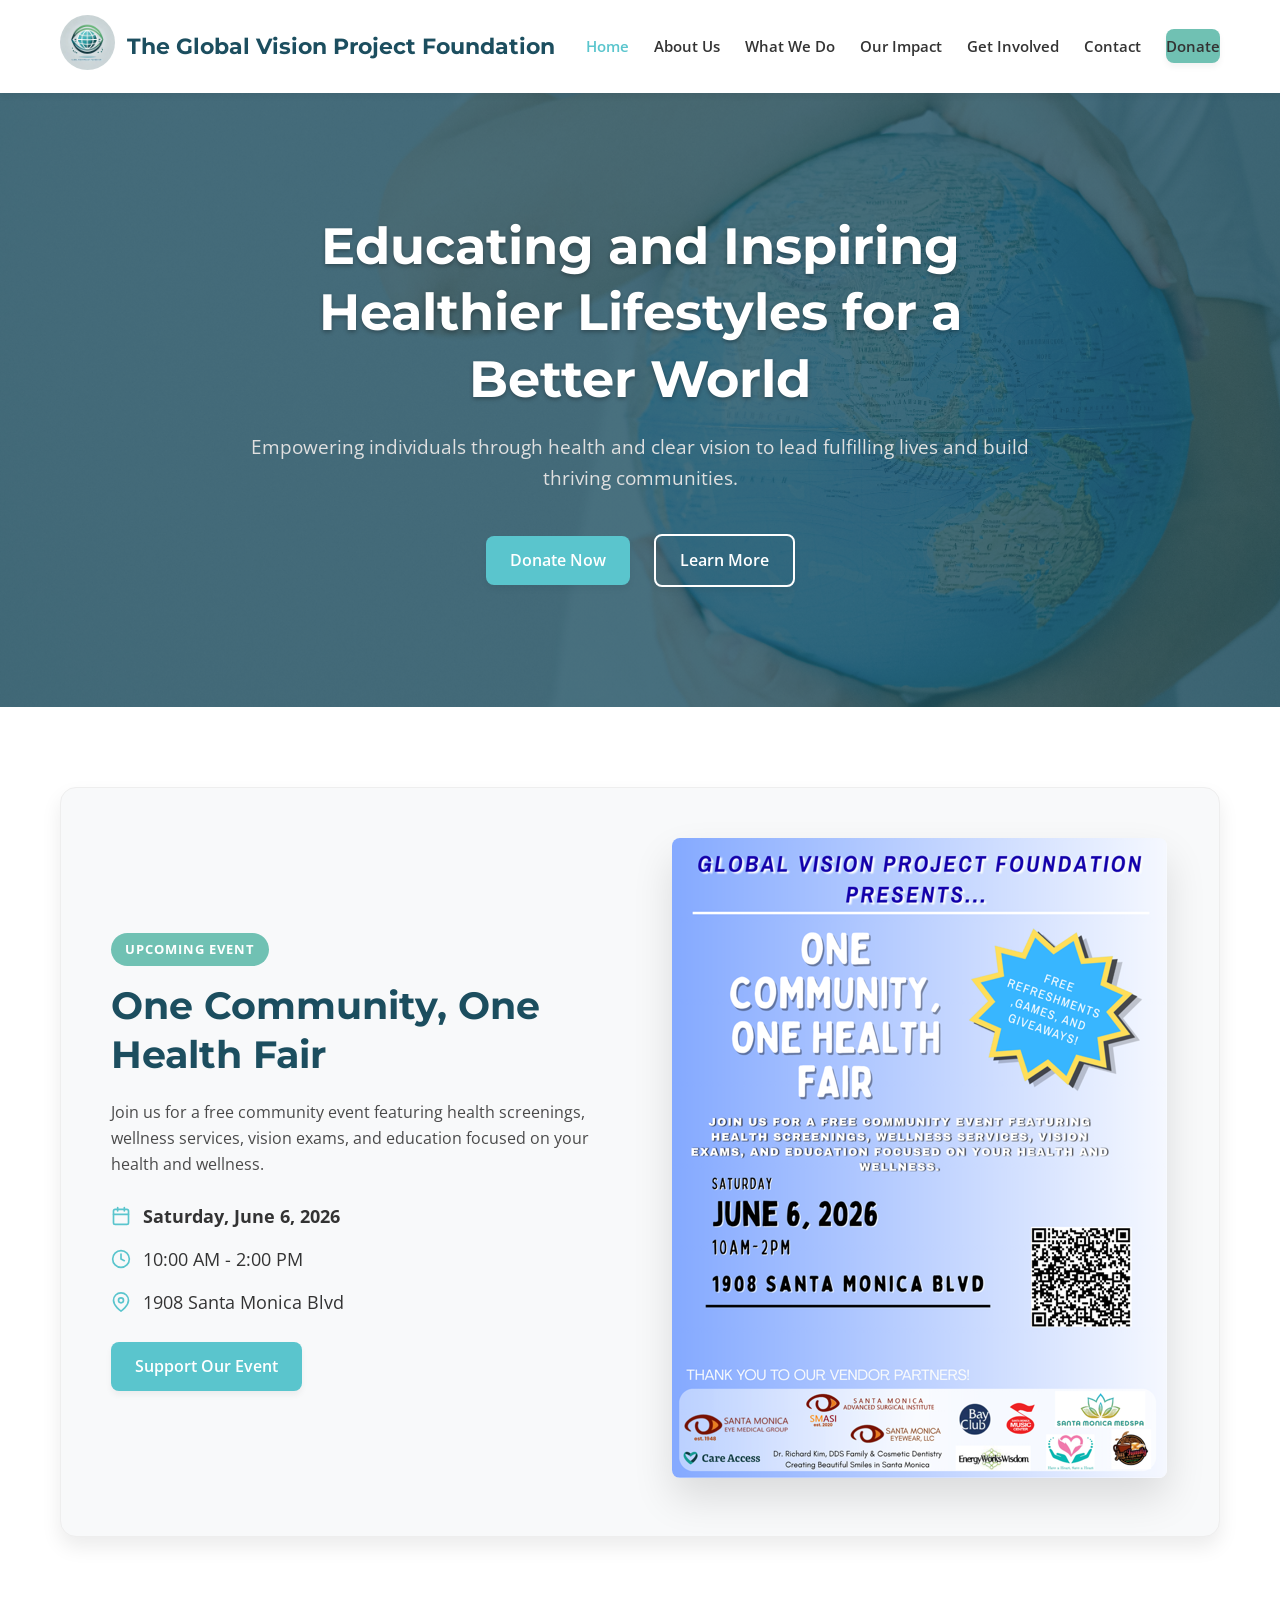
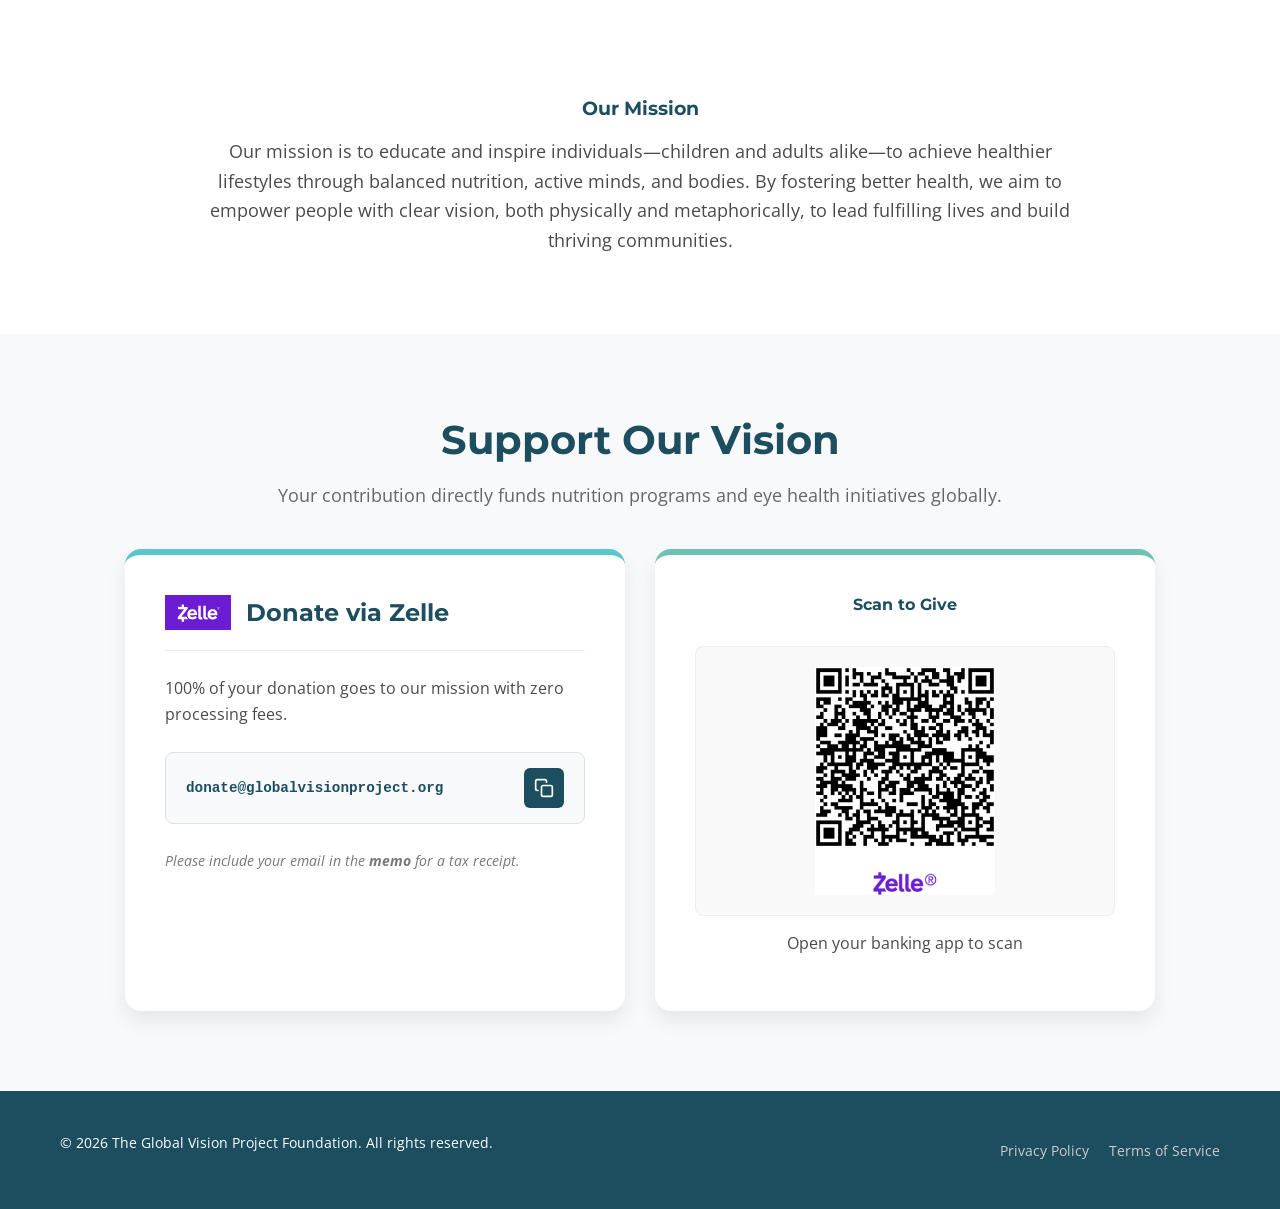
<file: index.html>
<!DOCTYPE html>
<html lang="en">
<head>
    <meta charset="UTF-8">
    <meta name="viewport" content="width=device-width, initial-scale=1.0">
    <title>The Global Vision Project Foundation</title>
    <link rel="stylesheet" href="style.css">
    <link rel="preconnect" href="https://fonts.googleapis.com">
    <link rel="preconnect" href="https://fonts.gstatic.com" crossorigin>
    <link href="https://fonts.googleapis.com/css2?family=Montserrat:wght@400;700&family=Open+Sans:wght@400;600&display=swap" rel="stylesheet">
</head>
<body>
    <header class="main-header">
        <div class="container">
            <div class="logo">
                <a href="index.html">
                    <img src="images/image_38b0fc.jpg" alt="Global Vision Project Foundation Logo">
                </a>
                <h1>The Global Vision Project Foundation</h1>
            </div>
            <nav class="main-nav">
                <ul>
                    <li><a href="index.html" class="active">Home</a></li>
                    <li><a href="about.html">About Us</a></li>
                    <li><a href="what-we-do.html">What We Do</a></li>
                    <li><a href="our-impact.html">Our Impact</a></li>
                    <li><a href="get-involved.html">Get Involved</a></li>
                    <li><a href="#contact">Contact</a></li>
                    <li><a href="#donate" class="btn btn-donate">Donate</a></li>
                </ul>
            </nav>
        </div>
    </header>

    <section class="hero-section">
        <div class="container">
            <div class="hero-content">
                <h2>Educating and Inspiring Healthier Lifestyles for a Better World</h2>
                <p>Empowering individuals through health and clear vision to lead fulfilling lives and build thriving communities.</p>
                <div class="hero-buttons">
                    <a href="#donate" class="btn btn-primary">Donate Now</a>
                    <a href="about.html" class="btn btn-secondary">Learn More</a>
                </div>
            </div>
        </div>
    </section>

    <!-- NEW FEATURED EVENT SECTION -->
    <section id="featured-event" class="section-event">
        <div class="container">
            <div class="event-container">
                <div class="event-text">
                    <span class="badge">Upcoming Event</span>
                    <h2>One Community, One Health Fair</h2>
                    <p>Join us for a free community event featuring health screenings, wellness services, vision exams, and education focused on your health and wellness.</p>
                    <ul class="event-details">
                        <li>
                            <svg width="20" height="20" viewBox="0 0 24 24" fill="none" stroke="currentColor" stroke-width="2" stroke-linecap="round" stroke-linejoin="round"><rect x="3" y="4" width="18" height="18" rx="2" ry="2"></rect><line x1="16" y1="2" x2="16" y2="6"></line><line x1="8" y1="2" x2="8" y2="6"></line><line x1="3" y1="10" x2="21" y2="10"></line></svg>
                            <strong>Saturday, June 6, 2026</strong>
                        </li>
                        <li>
                            <svg width="20" height="20" viewBox="0 0 24 24" fill="none" stroke="currentColor" stroke-width="2" stroke-linecap="round" stroke-linejoin="round"><circle cx="12" cy="12" r="10"></circle><polyline points="12 6 12 12 16 14"></polyline></svg>
                            10:00 AM - 2:00 PM
                        </li>
                        <li>
                            <svg width="20" height="20" viewBox="0 0 24 24" fill="none" stroke="currentColor" stroke-width="2" stroke-linecap="round" stroke-linejoin="round"><path d="M21 10c0 7-9 13-9 13s-9-6-9-13a9 9 0 0 1 18 0z"></path><circle cx="12" cy="10" r="3"></circle></svg>
                            1908 Santa Monica Blvd
                        </li>
                    </ul>
                    <a href="#donate" class="btn btn-primary">Support Our Event</a>
                </div>
                <div class="event-image">
                    <img src="images/GVP-Flyer Handout-V1.png" alt="One Community, One Health Fair Flyer" class="flyer-img">
                </div>
            </div>
        </div>
    </section>

    <section id="mission" class="section-mission">
        <div class="container">
            <h3>Our Mission</h3>
            <p>Our mission is to educate and inspire individuals—children and adults alike—to achieve healthier lifestyles through balanced nutrition, active minds, and bodies. By fostering better health, we aim to empower people with clear vision, both physically and metaphorically, to lead fulfilling lives and build thriving communities.</p>
        </div>
    </section>

    <section id="donate" class="section-content section-alt-bg">
        <div class="container">
            <h2 class="section-title">Support Our Vision</h2>
            <p class="section-subtitle">Your contribution directly funds nutrition programs and eye health initiatives globally.</p>
            
            <div class="donation-grid">
                <div class="donation-card main-card">
                    <div class="card-header">
                        <div class="zelle-logo-wrapper">
                            <img src="images/zelle-logo.svg" alt="Zelle Logo" class="zelle-logo-img">
                        </div>
                        <h3>Donate via Zelle</h3>
                    </div>
                    <p>100% of your donation goes to our mission with zero processing fees.</p>
                    
                    <div class="copy-box">
                        <span id="zelle-id">donate@globalvisionproject.org</span>
                        <button class="copy-trigger" onclick="copyZelle()" title="Copy Email">
                            <svg width="20" height="20" viewBox="0 0 24 24" fill="none" stroke="currentColor" stroke-width="2" stroke-linecap="round" stroke-linejoin="round"><rect x="9" y="9" width="13" height="13" rx="2" ry="2"></rect><path d="M5 15H4a2 2 0 0 1-2-2V4a2 2 0 0 1 2-2h9a2 2 0 0 1 2 2v1"></path></svg>
                        </button>
                    </div>
                    <p class="memo-note">Please include your email in the <strong>memo</strong> for a tax receipt.</p>
                </div>

    <div class="donation-card qr-card" style="flex: 1; min-width: 250px; display: flex; flex-direction: column; align-items: center; justify-content: center; text-align: center;">
        <h4 style="margin-bottom: 15px;">Scan to Give</h4>
        <div class="qr-frame" style="display: flex; justify-content: center; align-items: center; width: 100%;">
            <img src="images/zelle-qr.png" alt="Zelle QR Code" style="max-width: 180px; height: auto; display: block;">
        </div>
        <p class="small-text" style="margin-top: 15px;">Open your banking app to scan</p>
    </div>
</div>
    </section>

    <footer class="main-footer">
        <div class="container">
            <p>&copy; <span id="current-year"></span> The Global Vision Project Foundation. All rights reserved.</p>
            <nav class="footer-nav">
                <ul>
                    <li><a href="#">Privacy Policy</a></li>
                    <li><a href="#">Terms of Service</a></li>
                </ul>
            </nav>
        </div>
    </footer>

    <script>
        function copyZelle() {
            const email = document.getElementById('zelle-id').innerText;
            navigator.clipboard.writeText(email).then(() => {
                const btn = document.querySelector('.copy-trigger');
                const originalHTML = btn.innerHTML;
                
                // Visual feedback
                btn.innerHTML = '✓';
                btn.style.background = '#28a745';
                
                setTimeout(() => {
                    btn.innerHTML = originalHTML;
                    btn.style.background = 'var(--color-primary)';
                }, 2000);
            });
        }

        document.getElementById('current-year').textContent = new Date().getFullYear();
    </script>
</body>
</html>
</file>
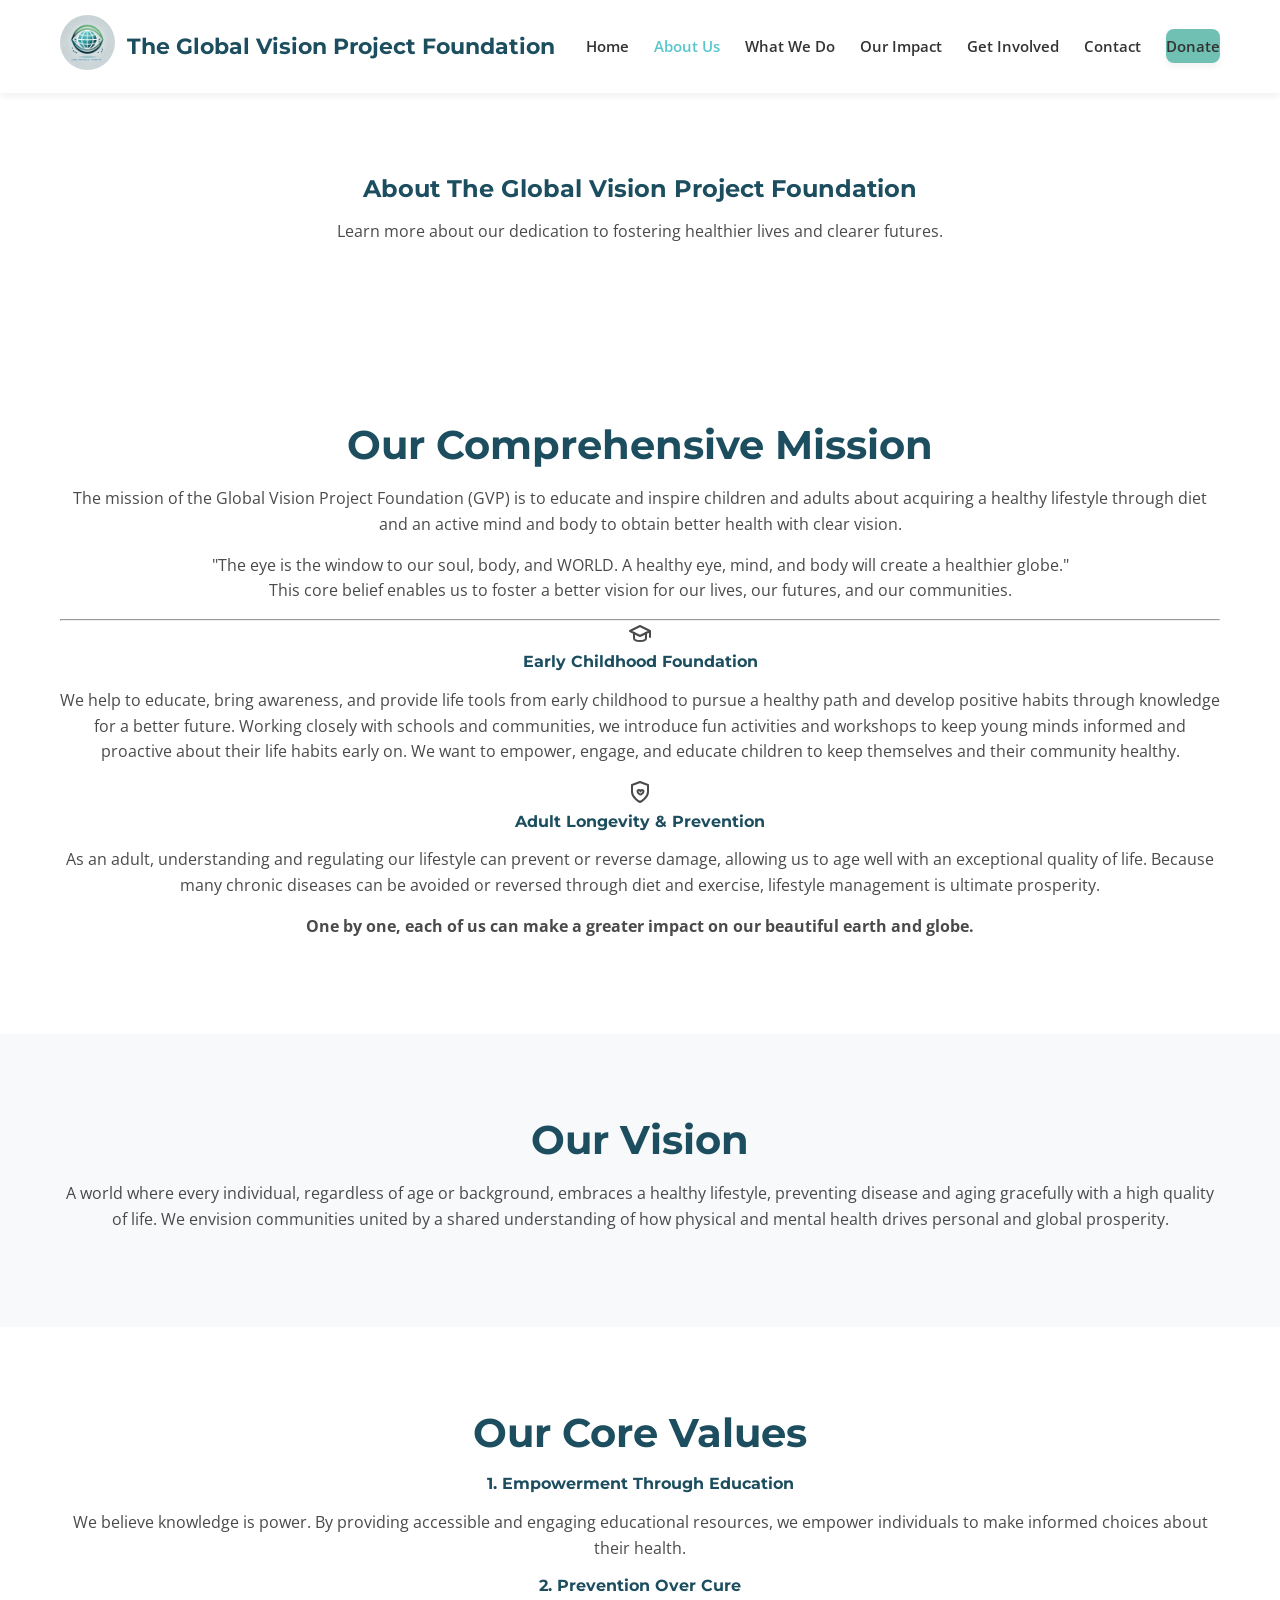
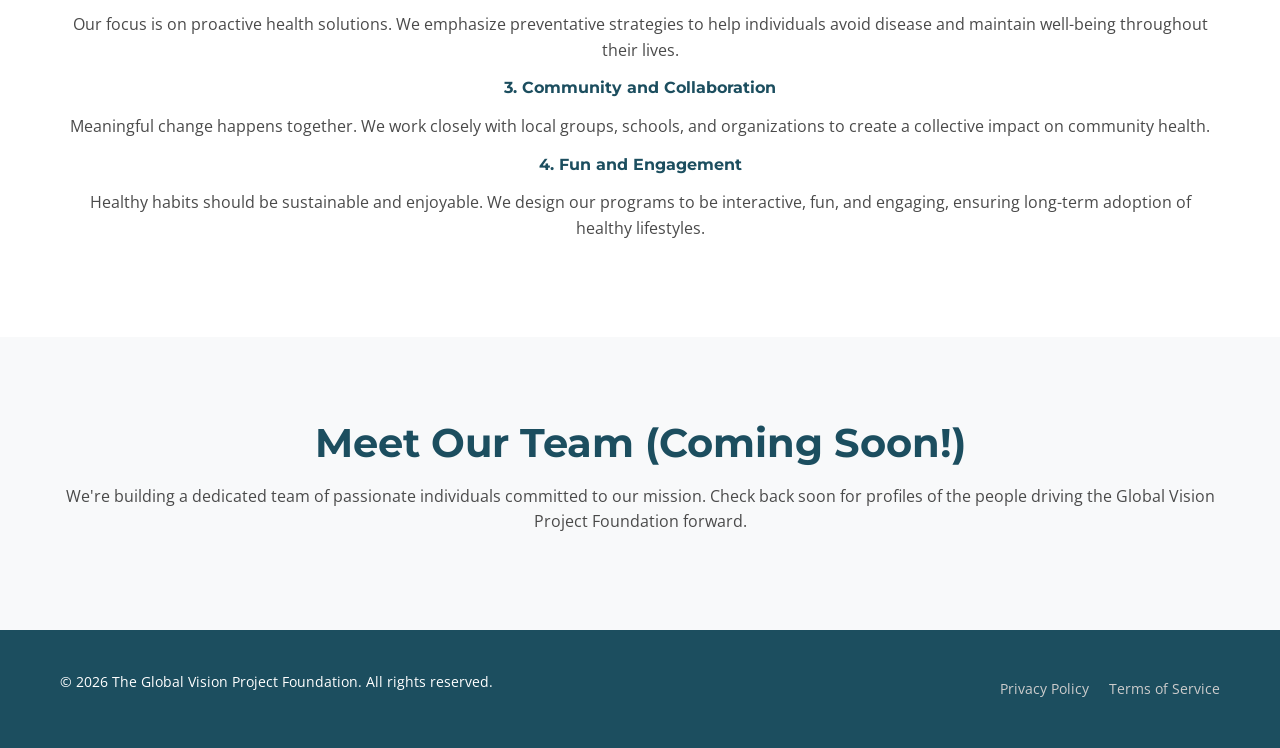
<file: about.html>
<!DOCTYPE html>
<html lang="en">
<head>
    <meta charset="UTF-8">
    <meta name="viewport" content="width=device-width, initial-scale=1.0">
    <title>About Us - The Global Vision Project Foundation</title>
    <link rel="stylesheet" href="style.css">
    <link rel="preconnect" href="https://fonts.googleapis.com">
    <link rel="preconnect" href="https://fonts.gstatic.com" crossorigin>
    <link href="https://fonts.googleapis.com/css2?family=Montserrat:wght@400;700&family=Open+Sans:wght@400;600&display=swap" rel="stylesheet">
</head>
<body>
    <header class="main-header">
        <div class="container">
            <div class="logo">
                <a href="index.html">
                    <img src="images/image_38b0fc.jpg" alt="Global Vision Project Foundation Logo">
                </a>
                <h1>The Global Vision Project Foundation</h1>
            </div>
            <nav class="main-nav">
                <ul>
                    <li><a href="index.html">Home</a></li>
                    <li><a href="about.html" class="active">About Us</a></li>
                    <li><a href="what-we-do.html">What We Do</a></li>
                    <li><a href="our-impact.html">Our Impact</a></li>
                    <li><a href="get-involved.html">Get Involved</a></li>
                    <li><a href="#contact">Contact</a></li>
                    <li><a href="index.html#donate" class="btn btn-donate">Donate</a></li>
                </ul>
            </nav>
        </div>
    </header>

    <main>
        <section class="page-hero">
            <div class="container">
                <h2>About The Global Vision Project Foundation</h2>
                <p>Learn more about our dedication to fostering healthier lives and clearer futures.</p>
            </div>
        </section>

        <section id="mission-full" class="section-content mission-detailed">
    <div class="container">
        <div class="mission-header">
            <h3>Our Comprehensive Mission</h3>
            <p class="lead-text">
                The mission of the Global Vision Project Foundation (GVP) is to educate and inspire children and adults about acquiring a healthy lifestyle through diet and an active mind and body to obtain better health with clear vision.
            </p>
        </div>
        
        <div class="mission-philosophy">
            <blockquote>
                "The eye is the window to our soul, body, and WORLD. A healthy eye, mind, and body will create a healthier globe."
            </blockquote>
            <p class="philosophy-sub">
                This core belief enables us to foster a better vision for our lives, our futures, and our communities.
            </p>
        </div>

        <hr class="section-divider">

        <div class="mission-pillars">
            <div class="pillar">
                <div class="pillar-icon">
                    <svg width="24" height="24" viewBox="0 0 24 24" fill="none" stroke="currentColor" stroke-width="2" stroke-linecap="round" stroke-linejoin="round"><path d="M22 10v6M2 10l10-5 10 5-10 5z"></path><path d="M6 12v5c0 2 2 3 6 3s6-1 6-3v-5"></path></svg>
                </div>
                <h4>Early Childhood Foundation</h4>
                <p>We help to educate, bring awareness, and provide life tools from early childhood to pursue a healthy path and develop positive habits through knowledge for a better future. Working closely with schools and communities, we introduce fun activities and workshops to keep young minds informed and proactive about their life habits early on. We want to empower, engage, and educate children to keep themselves and their community healthy.</p>
            </div>

            <div class="pillar">
<div class="pillar-icon">
    <svg width="24" height="24" viewBox="0 0 24 24" fill="none" stroke="currentColor" stroke-width="2" stroke-linecap="round" stroke-linejoin="round">
        <path d="M12 22s8-4 8-10V5l-8-3-8 3v7c0 6 8 10 8 10z"></path>
        <path d="M12 14.5s-2.5-1.5-2.5-3a1.5 1.5 0 0 1 3 0 1.5 1.5 0 0 1 3 0c0 1.5-2.5 3-2.5 3z"></path>
    </svg>
</div>
                <h4>Adult Longevity & Prevention</h4>
                <p>As an adult, understanding and regulating our lifestyle can prevent or reverse damage, allowing us to age well with an exceptional quality of life. Because many chronic diseases can be avoided or reversed through diet and exercise, lifestyle management is ultimate prosperity.</p>
            </div>
        </div>

        <div class="mission-footer-note">
            <p><strong>One by one, each of us can make a greater impact on our beautiful earth and globe.</strong></p>
        </div>
    </div>
</section>

        <section id="vision" class="section-content section-alt-bg">
            <div class="container">
                <h3>Our Vision</h3>
                <p>A world where every individual, regardless of age or background, embraces a healthy lifestyle, preventing disease and aging gracefully with a high quality of life. We envision communities united by a shared understanding of how physical and mental health drives personal and global prosperity.</p>
            </div>
        </section>

        <section id="values" class="section-content">
            <div class="container">
                <h3>Our Core Values</h3>
                <div class="values-grid">
                    <div class="value-item">
                        <h4>1. Empowerment Through Education</h4>
                        <p>We believe knowledge is power. By providing accessible and engaging educational resources, we empower individuals to make informed choices about their health.</p>
                    </div>
                    <div class="value-item">
                        <h4>2. Prevention Over Cure</h4>
                        <p>Our focus is on proactive health solutions. We emphasize preventative strategies to help individuals avoid disease and maintain well-being throughout their lives.</p>
                    </div>
                    <div class="value-item">
                        <h4>3. Community and Collaboration</h4>
                        <p>Meaningful change happens together. We work closely with local groups, schools, and organizations to create a collective impact on community health.</p>
                    </div>
                    <div class="value-item">
                        <h4>4. Fun and Engagement</h4>
                        <p>Healthy habits should be sustainable and enjoyable. We design our programs to be interactive, fun, and engaging, ensuring long-term adoption of healthy lifestyles.</p>
                    </div>
                </div>
            </div>
        </section>

        <section id="team" class="section-content section-alt-bg">
            <div class="container">
                <h3>Meet Our Team (Coming Soon!)</h3>
                <p>We're building a dedicated team of passionate individuals committed to our mission. Check back soon for profiles of the people driving the Global Vision Project Foundation forward.</p>
                <!-- Placeholder for team member profiles -->
                <div class="team-grid">
                    <!-- Example Team Member Card (will be populated later) -->
                    <!--
                    <div class="team-member">
                        <img src="images/placeholder-avatar.jpg" alt="Team Member Name">
                        <h4>Jane Doe</h4>
                        <p>Founder & CEO</p>
                        <p>Short bio about Jane's passion for health and vision.</p>
                    </div>
                    -->
                </div>
            </div>
        </section>
    </main>

    <footer class="main-footer">
        <div class="container">
            <p>&copy; <span id="current-year-about"></span> The Global Vision Project Foundation. All rights reserved.</p>
            <nav class="footer-nav">
                <ul>
                    <li><a href="#">Privacy Policy</a></li>
                    <li><a href="#">Terms of Service</a></li>
                </ul>
            </nav>
        </div>
    </footer>

    <script>
        document.getElementById('current-year-about').textContent = new Date().getFullYear();
    </script>
</body>
</html>
</file>
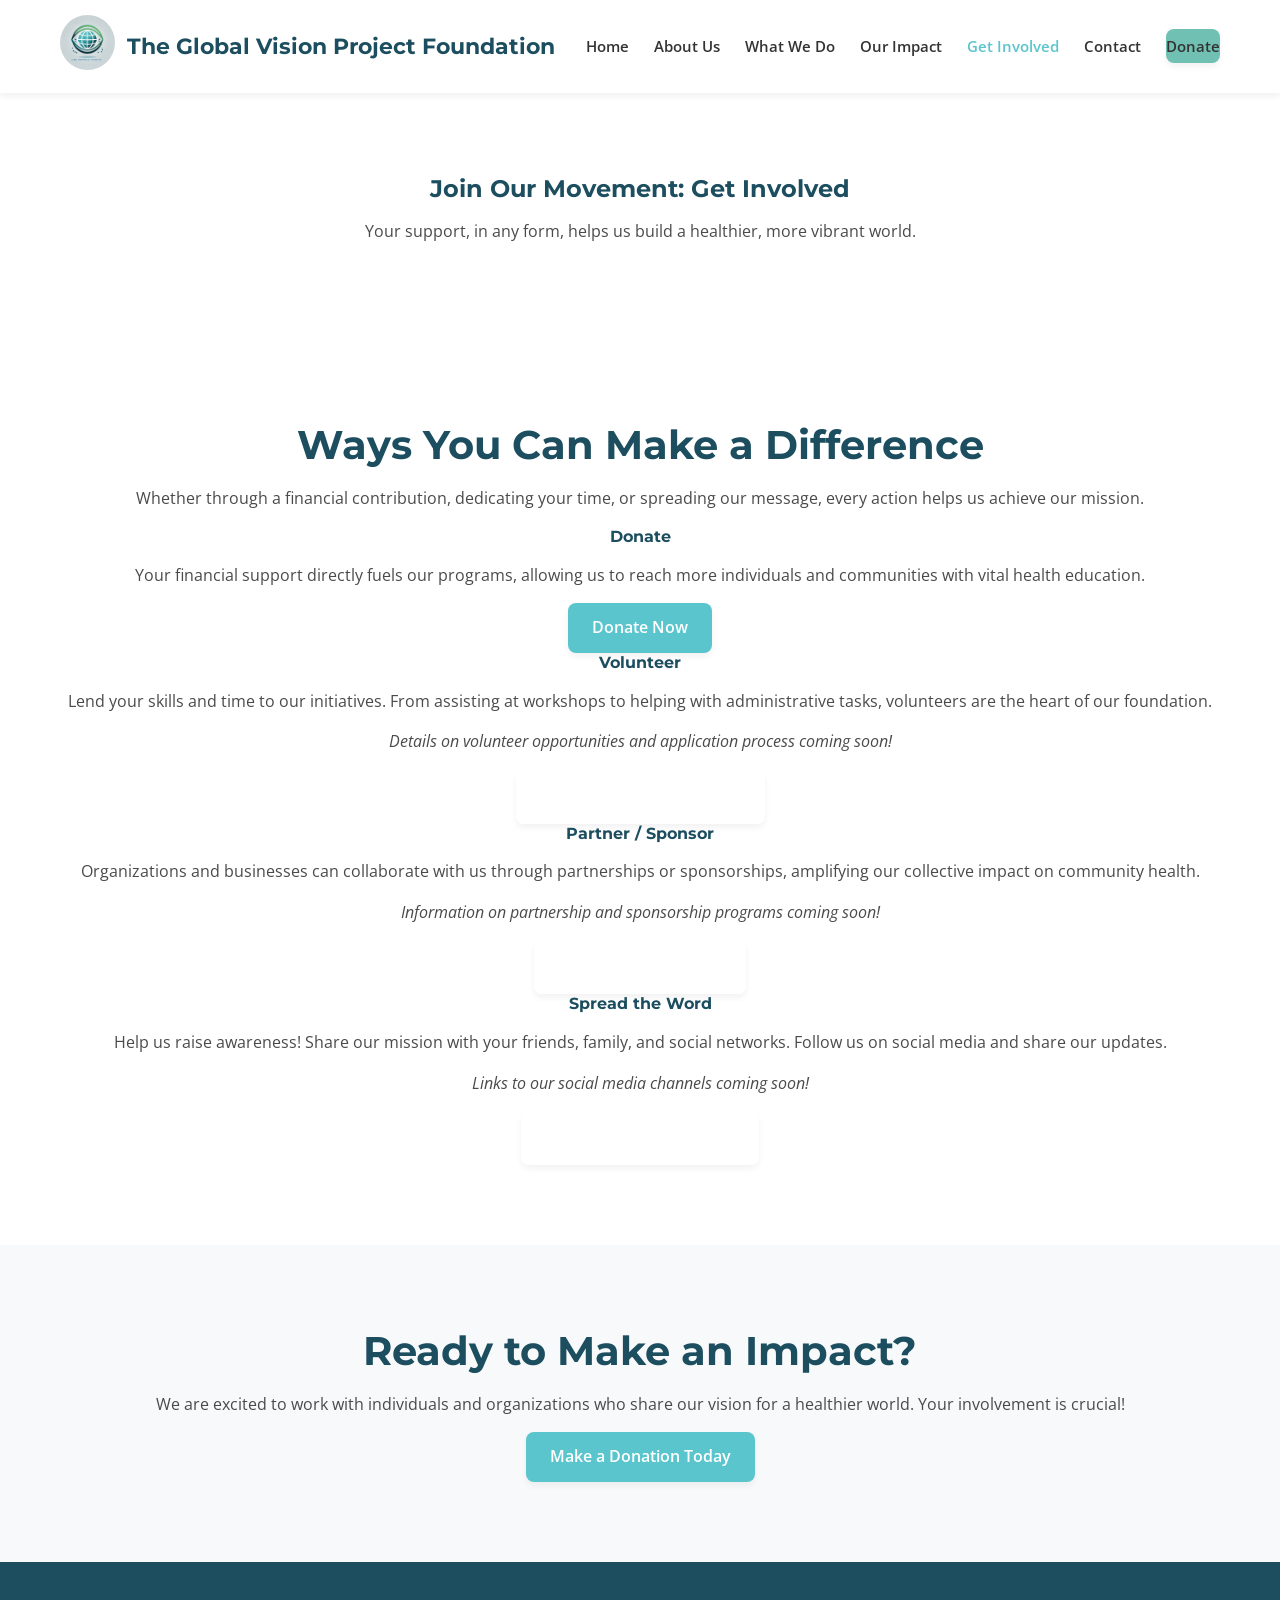
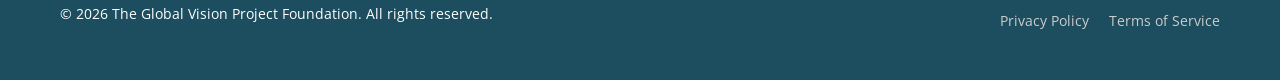
<file: get-involved.html>
<!DOCTYPE html>
<html lang="en">
<head>
    <meta charset="UTF-8">
    <meta name="viewport" content="width=device-width, initial-scale=1.0">
    <title>Get Involved - The Global Vision Project Foundation</title>
    <link rel="stylesheet" href="style.css">
    <link rel="preconnect" href="https://fonts.googleapis.com">
    <link rel="preconnect" href="https://fonts.gstatic.com" crossorigin>
    <link href="https://fonts.googleapis.com/css2?family=Montserrat:wght@400;700&family=Open+Sans:wght@400;600&display=swap" rel="stylesheet">
</head>
<body>
    <header class="main-header">
        <div class="container">
            <div class="logo">
                <a href="index.html">
                    <img src="images/image_38b0fc.jpg" alt="Global Vision Project Foundation Logo" height="50">
                </a>
                <h1>The Global Vision Project Foundation</h1>
            </div>
            <nav class="main-nav">
                <ul>
                    <li><a href="index.html">Home</a></li>
                    <li><a href="about.html">About Us</a></li>
                    <li><a href="what-we-do.html">What We Do</a></li>
                    <li><a href="our-impact.html">Our Impact</a></li>
                    <li><a href="get-involved.html" class="active">Get Involved</a></li>
                    <li><a href="#contact">Contact</a></li> <!-- Will be updated to contact.html later -->
                    <li><a href="index.html#donate" class="btn btn-donate">Donate</a></li>
                </ul>
            </nav>
        </div>
    </header>

    <main>
        <section class="page-hero">
            <div class="container">
                <h2>Join Our Movement: Get Involved</h2>
                <p>Your support, in any form, helps us build a healthier, more vibrant world.</p>
            </div>
        </section>

        <section id="ways-to-support" class="section-content">
            <div class="container">
                <h3>Ways You Can Make a Difference</h3>
                <p>Whether through a financial contribution, dedicating your time, or spreading our message, every action helps us achieve our mission.</p>
                <div class="ways-grid">
                    <div class="way-item">
                        <h4>Donate</h4>
                        <p>Your financial support directly fuels our programs, allowing us to reach more individuals and communities with vital health education.</p>
                        <a href="index.html#donate" class="btn btn-primary">Donate Now</a>
                    </div>
                    <div class="way-item">
                        <h4>Volunteer</h4>
                        <p>Lend your skills and time to our initiatives. From assisting at workshops to helping with administrative tasks, volunteers are the heart of our foundation.</p>
                        <p class="coming-soon"><em>Details on volunteer opportunities and application process coming soon!</em></p>
                        <a href="#" class="btn btn-secondary disabled">Learn About Volunteering</a>
                    </div>
                    <div class="way-item">
                        <h4>Partner / Sponsor</h4>
                        <p>Organizations and businesses can collaborate with us through partnerships or sponsorships, amplifying our collective impact on community health.</p>
                        <p class="coming-soon"><em>Information on partnership and sponsorship programs coming soon!</em></p>
                        <a href="#" class="btn btn-secondary disabled">Explore Partnerships</a>
                    </div>
                    <div class="way-item">
                        <h4>Spread the Word</h4>
                        <p>Help us raise awareness! Share our mission with your friends, family, and social networks. Follow us on social media and share our updates.</p>
                        <p class="coming-soon"><em>Links to our social media channels coming soon!</em></p>
                        <a href="#" class="btn btn-secondary disabled">Connect on Social Media</a>
                    </div>
                </div>
            </div>
        </section>

        <section id="call-to-action-bottom" class="section-content section-alt-bg">
            <div class="container">
                <h3>Ready to Make an Impact?</h3>
                <p>We are excited to work with individuals and organizations who share our vision for a healthier world. Your involvement is crucial!</p>
                <a href="index.html#donate" class="btn btn-primary">Make a Donation Today</a>
            </div>
        </section>
    </main>

    <footer class="main-footer">
        <div class="container">
            <p>&copy; <span id="current-year-get-involved"></span> The Global Vision Project Foundation. All rights reserved.</p>
            <nav class="footer-nav">
                <ul>
                    <li><a href="#">Privacy Policy</a></li>
                    <li><a href="#">Terms of Service</a></li>
                </ul>
            </nav>
        </div>
    </footer>

    <script>
        document.getElementById('current-year-get-involved').textContent = new Date().getFullYear();
    </script>
</body>
</html>
</file>
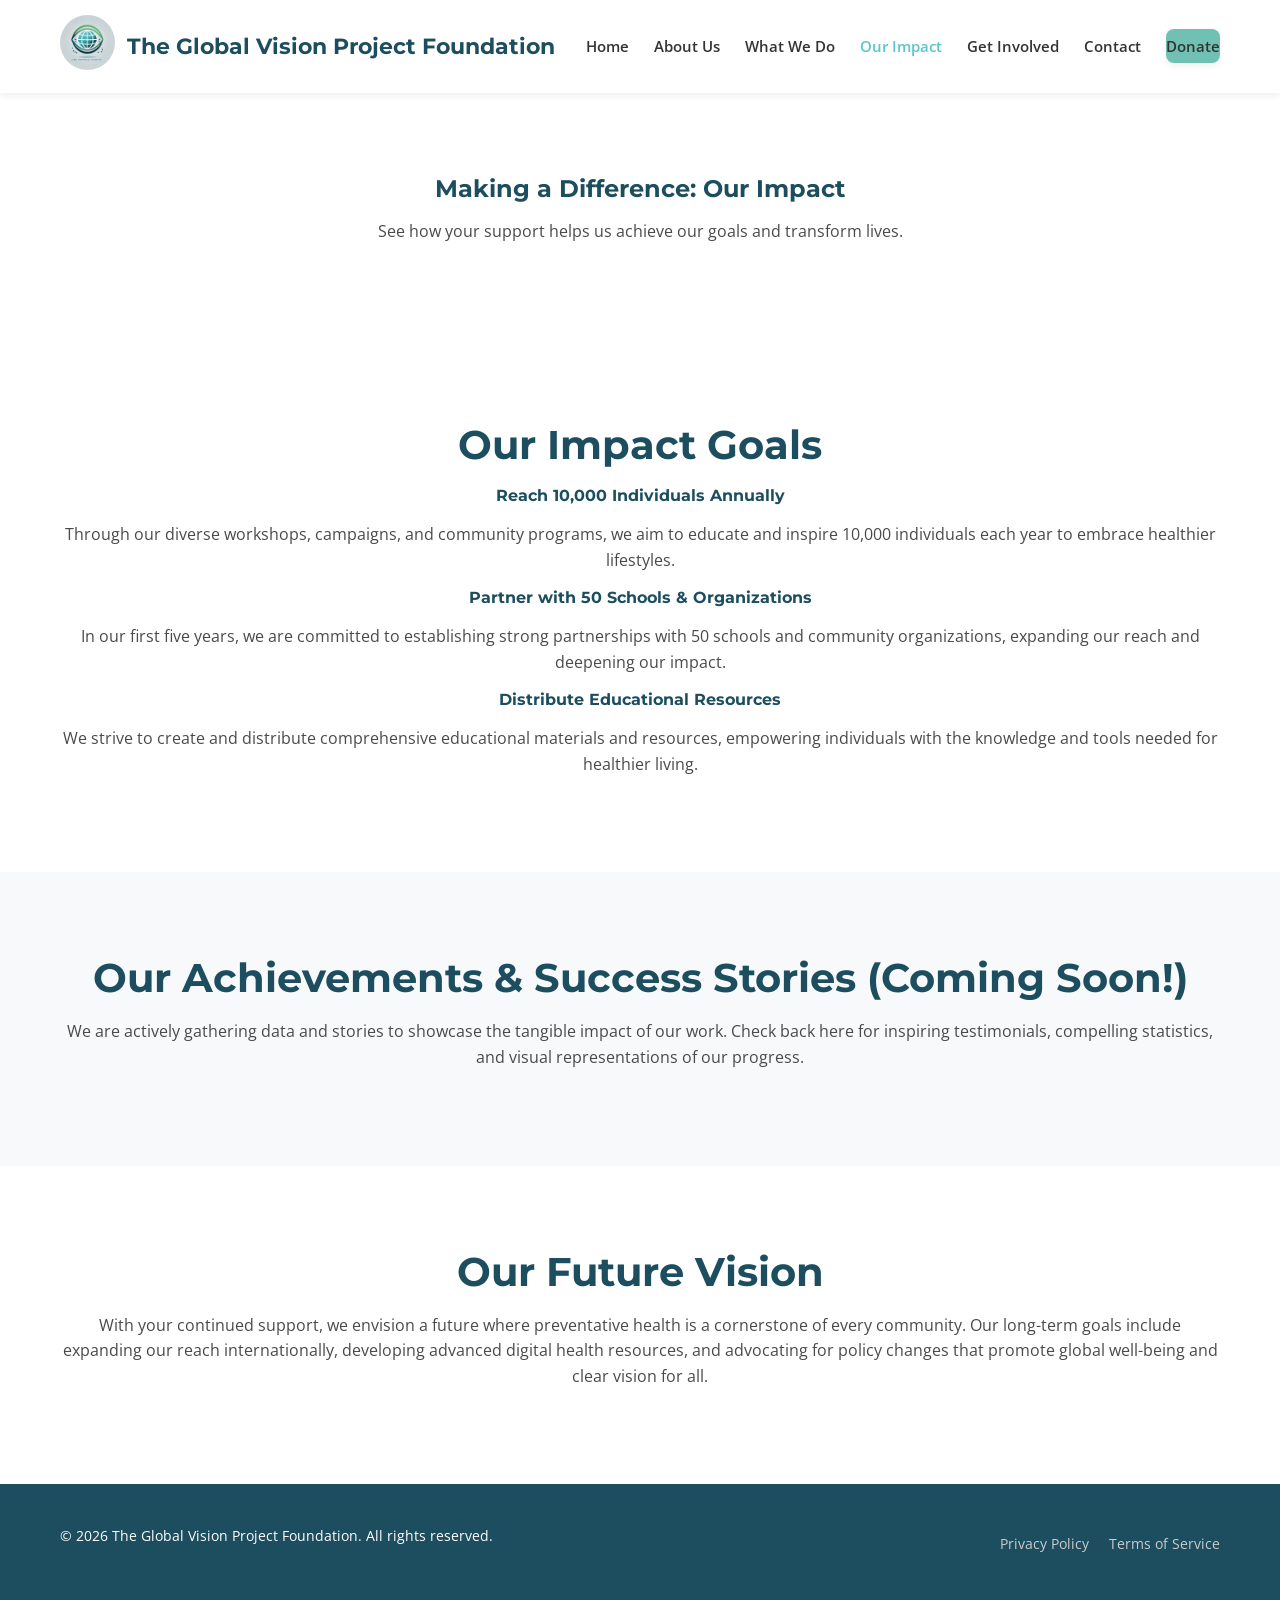
<file: our-impact.html>
<!DOCTYPE html>
<html lang="en">
<head>
    <meta charset="UTF-8">
    <meta name="viewport" content="width=device-width, initial-scale=1.0">
    <title>Our Impact - The Global Vision Project Foundation</title>
    <link rel="stylesheet" href="style.css">
    <link rel="preconnect" href="https://fonts.googleapis.com">
    <link rel="preconnect" href="https://fonts.gstatic.com" crossorigin>
    <link href="https://fonts.googleapis.com/css2?family=Montserrat:wght@400;700&family=Open+Sans:wght@400;600&display=swap" rel="stylesheet">
</head>
<body>
    <header class="main-header">
        <div class="container">
            <div class="logo">
                <a href="index.html">
                    <img src="images/image_38b0fc.jpg" alt="Global Vision Project Foundation Logo">
                </a>
                <h1>The Global Vision Project Foundation</h1>
            </div>
            <nav class="main-nav">
                <ul>
                    <li><a href="index.html">Home</a></li>
                    <li><a href="about.html">About Us</a></li>
                    <li><a href="what-we-do.html">What We Do</a></li>
                    <li><a href="our-impact.html" class="active">Our Impact</a></li>
                    <li><a href="get-involved.html">Get Involved</a></li>
                    <li><a href="#contact">Contact</a></li>
                    <li><a href="index.html#donate" class="btn btn-donate">Donate</a></li>
                </ul>
            </nav>
        </div>
    </header>

    <main>
        <section class="page-hero">
            <div class="container">
                <h2>Making a Difference: Our Impact</h2>
                <p>See how your support helps us achieve our goals and transform lives.</p>
            </div>
        </section>

        <section id="impact-goals" class="section-content">
            <div class="container">
                <h3>Our Impact Goals</h3>
                <div class="goals-grid">
                    <div class="goal-item">
                        <h4>Reach 10,000 Individuals Annually</h4>
                        <p>Through our diverse workshops, campaigns, and community programs, we aim to educate and inspire 10,000 individuals each year to embrace healthier lifestyles.</p>
                    </div>
                    <div class="goal-item">
                        <h4>Partner with 50 Schools & Organizations</h4>
                        <p>In our first five years, we are committed to establishing strong partnerships with 50 schools and community organizations, expanding our reach and deepening our impact.</p>
                    </div>
                    <div class="goal-item">
                        <h4>Distribute Educational Resources</h4>
                        <p>We strive to create and distribute comprehensive educational materials and resources, empowering individuals with the knowledge and tools needed for healthier living.</p>
                    </div>
                </div>
            </div>
        </section>

        <section id="achievements" class="section-content section-alt-bg">
            <div class="container">
                <h3>Our Achievements & Success Stories (Coming Soon!)</h3>
                <p>We are actively gathering data and stories to showcase the tangible impact of our work. Check back here for inspiring testimonials, compelling statistics, and visual representations of our progress.</p>
                <!-- Placeholder for success stories, testimonials, statistics, and graphs -->
                <div class="achievements-grid">
                    <!-- Example Achievement Card (will be populated later) -->
                    <!--
                    <div class="achievement-item">
                        <img src="images/placeholder-story.jpg" alt="Success Story">
                        <h4>Empowering Local Youth</h4>
                        <p>Through our 'Healthy Habits' program, 150 students at Springfield Elementary improved their understanding of nutrition by 40%.</p>
                    </div>
                    -->
                </div>
            </div>
        </section>

        <section id="future-vision" class="section-content">
            <div class="container">
                <h3>Our Future Vision</h3>
                <p>With your continued support, we envision a future where preventative health is a cornerstone of every community. Our long-term goals include expanding our reach internationally, developing advanced digital health resources, and advocating for policy changes that promote global well-being and clear vision for all.</p>
            </div>
        </section>
    </main>

    <footer class="main-footer">
        <div class="container">
            <p>&copy; <span id="current-year-impact"></span> The Global Vision Project Foundation. All rights reserved.</p>
            <nav class="footer-nav">
                <ul>
                    <li><a href="#">Privacy Policy</a></li>
                    <li><a href="#">Terms of Service</a></li>
                </ul>
            </nav>
        </div>
    </footer>

    <script>
        document.getElementById('current-year-impact').textContent = new Date().getFullYear();
    </script>
</body>
</html>
</file>
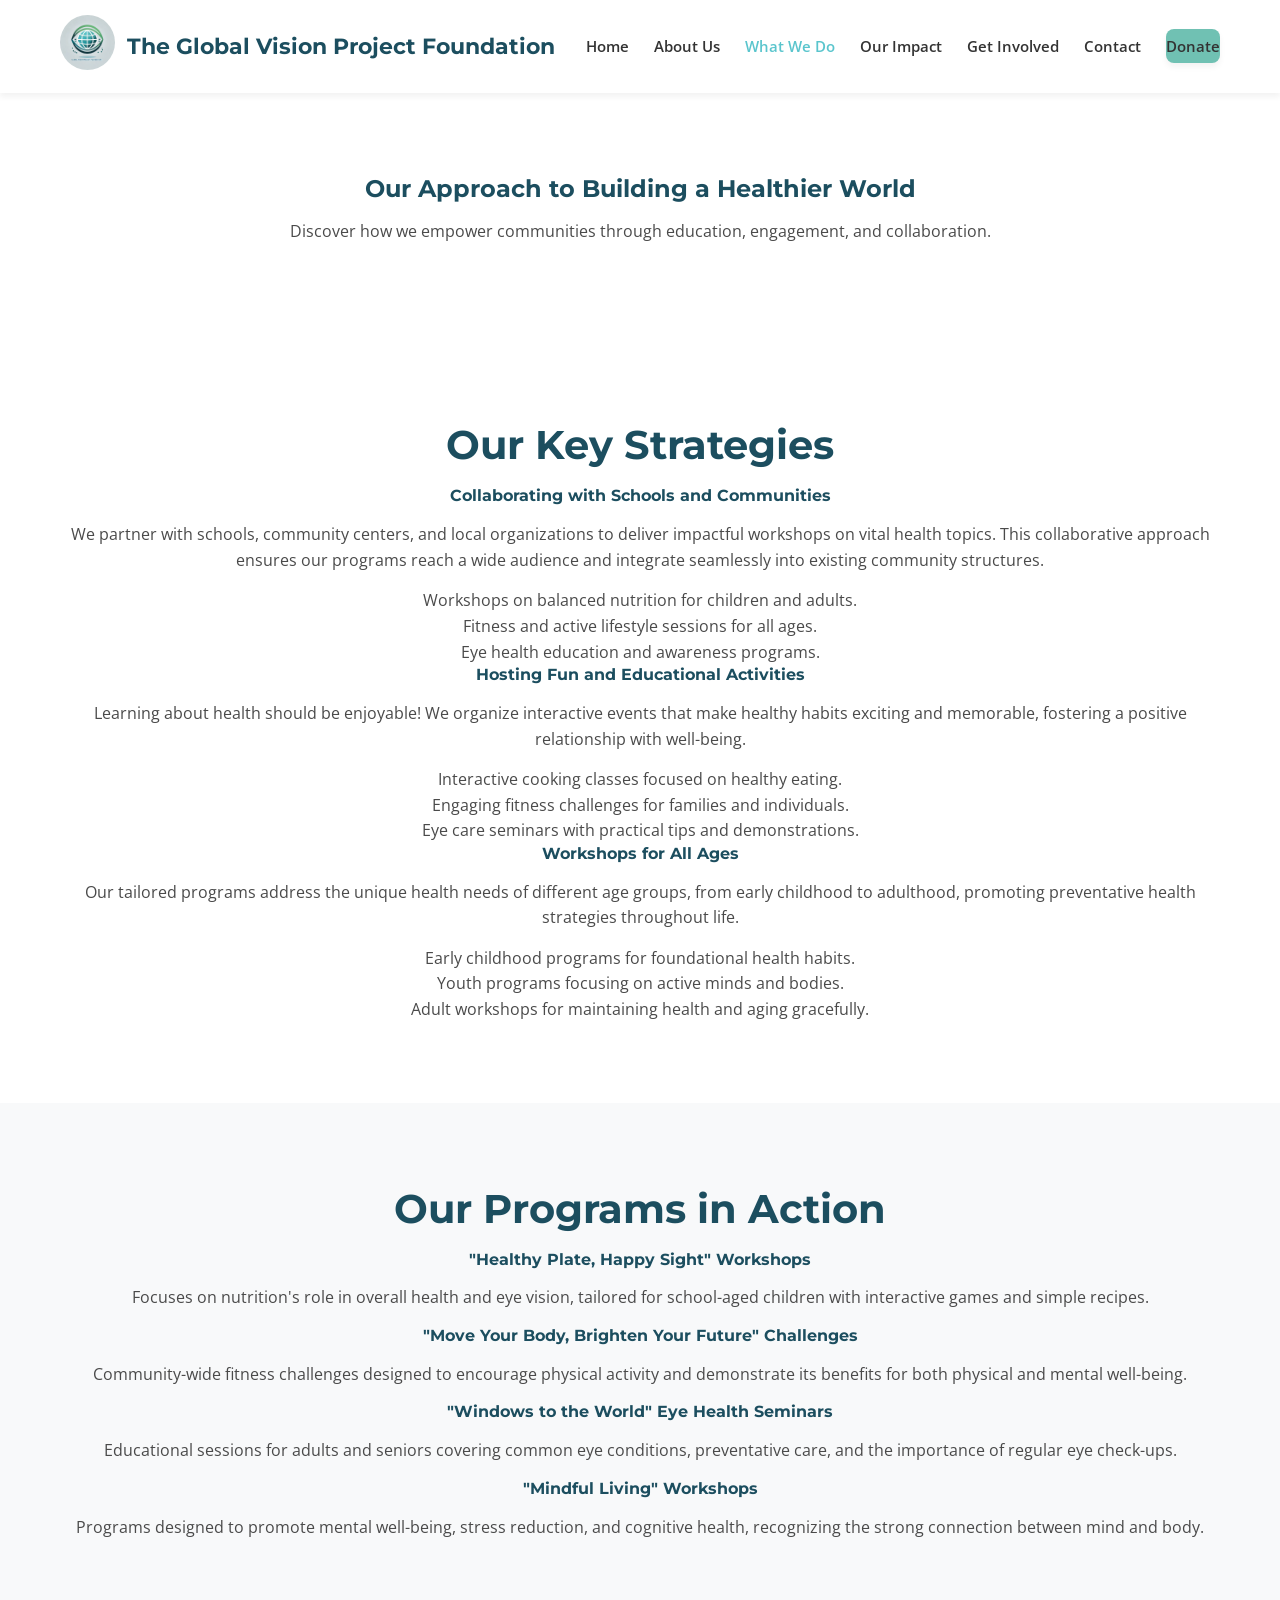
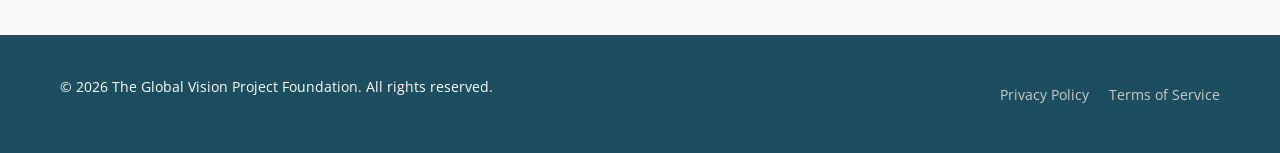
<file: what-we-do.html>
<!DOCTYPE html>
<html lang="en">
<head>
    <meta charset="UTF-8">
    <meta name="viewport" content="width=device-width, initial-scale=1.0">
    <title>What We Do - The Global Vision Project Foundation</title>
    <link rel="stylesheet" href="style.css">
    <link rel="preconnect" href="https://fonts.googleapis.com">
    <link rel="preconnect" href="https://fonts.gstatic.com" crossorigin>
    <link href="https://fonts.googleapis.com/css2?family=Montserrat:wght@400;700&family=Open+Sans:wght@400;600&display=swap" rel="stylesheet">
</head>
<body>
    <header class="main-header">
        <div class="container">
            <div class="logo">
                <a href="index.html">
                    <img src="images/image_38b0fc.jpg" alt="Global Vision Project Foundation Logo">
                </a>
                <h1>The Global Vision Project Foundation</h1>
            </div>
            <nav class="main-nav">
                <ul>
                    <li><a href="index.html">Home</a></li>
                    <li><a href="about.html">About Us</a></li>
                    <li><a href="what-we-do.html" class="active">What We Do</a></li>
                    <li><a href="our-impact.html">Our Impact</a></li>
                    <li><a href="get-involved.html">Get Involved</a></li>
                    <li><a href="#contact">Contact</a></li>
                    <li><a href="index.html#donate" class="btn btn-donate">Donate</a></li>
                </ul>
            </nav>
        </div>
    </header>

    <main>
        <section class="page-hero">
            <div class="container">
                <h2>Our Approach to Building a Healthier World</h2>
                <p>Discover how we empower communities through education, engagement, and collaboration.</p>
            </div>
        </section>

        <section id="strategies" class="section-content">
            <div class="container">
                <h3>Our Key Strategies</h3>
                <div class="strategy-grid">
                    <div class="strategy-item">
                        <h4>Collaborating with Schools and Communities</h4>
                        <p>We partner with schools, community centers, and local organizations to deliver impactful workshops on vital health topics. This collaborative approach ensures our programs reach a wide audience and integrate seamlessly into existing community structures.</p>
                        <ul>
                            <li>Workshops on balanced nutrition for children and adults.</li>
                            <li>Fitness and active lifestyle sessions for all ages.</li>
                            <li>Eye health education and awareness programs.</li>
                        </ul>
                    </div>
                    <div class="strategy-item">
                        <h4>Hosting Fun and Educational Activities</h4>
                        <p>Learning about health should be enjoyable! We organize interactive events that make healthy habits exciting and memorable, fostering a positive relationship with well-being.</p>
                        <ul>
                            <li>Interactive cooking classes focused on healthy eating.</li>
                            <li>Engaging fitness challenges for families and individuals.</li>
                            <li>Eye care seminars with practical tips and demonstrations.</li>
                        </ul>
                    </div>
                    <div class="strategy-item">
                        <h4>Workshops for All Ages</h4>
                        <p>Our tailored programs address the unique health needs of different age groups, from early childhood to adulthood, promoting preventative health strategies throughout life.</p>
                        <ul>
                            <li>Early childhood programs for foundational health habits.</li>
                            <li>Youth programs focusing on active minds and bodies.</li>
                            <li>Adult workshops for maintaining health and aging gracefully.</li>
                        </ul>
                    </div>
                </div>
            </div>
        </section>

        <section id="programs" class="section-content section-alt-bg">
            <div class="container">
                <h3>Our Programs in Action</h3>
                <div class="program-grid">
                    <div class="program-item">
                        <h4>"Healthy Plate, Happy Sight" Workshops</h4>
                        <p>Focuses on nutrition's role in overall health and eye vision, tailored for school-aged children with interactive games and simple recipes.</p>
                    </div>
                    <div class="program-item">
                        <h4>"Move Your Body, Brighten Your Future" Challenges</h4>
                        <p>Community-wide fitness challenges designed to encourage physical activity and demonstrate its benefits for both physical and mental well-being.</p>
                    </div>
                    <div class="program-item">
                        <h4>"Windows to the World" Eye Health Seminars</h4>
                        <p>Educational sessions for adults and seniors covering common eye conditions, preventative care, and the importance of regular eye check-ups.</p>
                    </div>
                    <div class="program-item">
                        <h4>"Mindful Living" Workshops</h4>
                        <p>Programs designed to promote mental well-being, stress reduction, and cognitive health, recognizing the strong connection between mind and body.</p>
                    </div>
                </div>
            </div>
        </section>
    </main>

    <footer class="main-footer">
        <div class="container">
            <p>&copy; <span id="current-year-what-we-do"></span> The Global Vision Project Foundation. All rights reserved.</p>
            <nav class="footer-nav">
                <ul>
                    <li><a href="#">Privacy Policy</a></li>
                    <li><a href="#">Terms of Service</a></li>
                </ul>
            </nav>
        </div>
    </footer>

    <script>
        document.getElementById('current-year-what-we-do').textContent = new Date().getFullYear();
    </script>
</body>
</html>
</file>
<file: style.css>
/* Basic Resets & Global Styles */
:root {
    --color-primary: #1C4E5F; 
    --color-secondary: #5AC5CD; 
    --color-tertiary: #70C1B3; 
    --color-white: #ffffff;
    --color-light-gray: #f8f9fa; /* Slightly softer gray */
    --color-dark-gray: #333;
    --color-text: #4a4a4a;
    
    /* Modern UI Variables */
    --shadow-sm: 0 4px 6px rgba(0,0,0,0.05);
    --shadow-md: 0 10px 20px rgba(0,0,0,0.08);
    --shadow-lg: 0 20px 40px rgba(0,0,0,0.12);
    --radius-md: 8px;
    --radius-lg: 16px;
    --transition: all 0.3s ease;
}

* {
    margin: 0;
    padding: 0;
    box-sizing: border-box;
}

body {
    font-family: 'Open Sans', sans-serif;
    line-height: 1.6;
    color: var(--color-text);
    background-color: var(--color-white);
}

.container {
    max-width: 1200px;
    margin: 0 auto;
    padding: 0 20px;
}

h1, h2, h3, h4, h5, h6 {
    font-family: 'Montserrat', sans-serif;
    color: var(--color-primary);
    margin-bottom: 15px;
    line-height: 1.3;
}

p {
    margin-bottom: 15px;
}

a {
    text-decoration: none;
    color: var(--color-secondary);
    transition: var(--transition);
}

a:hover {
    color: var(--color-primary);
}

ul {
    list-style: none;
}

/* Buttons */
.btn {
    display: inline-block;
    padding: 12px 24px;
    border-radius: var(--radius-md);
    font-weight: 600;
    text-align: center;
    transition: var(--transition);
    border: none;
    cursor: pointer;
    box-shadow: var(--shadow-sm);
}

.btn:hover {
    transform: translateY(-2px);
    box-shadow: var(--shadow-md);
}

.btn-primary {
    background-color: var(--color-secondary);
    color: var(--color-white);
}

.btn-primary:hover {
    background-color: var(--color-primary);
    color: var(--color-white);
}

.btn-secondary {
    background-color: transparent;
    color: var(--color-white);
    border: 2px solid var(--color-white);
}

.btn-secondary:hover {
    background-color: var(--color-white);
    color: var(--color-primary);
}

.btn-donate {
    background-color: var(--color-tertiary);
    color: var(--color-white);
    padding: 10px 20px;
}

.btn-donate:hover {
    background-color: #5bb0a3; 
}

/* Header */
.main-header {
    background-color: var(--color-white);
    padding: 15px 0;
    position: sticky;
    top: 0;
    z-index: 1000;
    box-shadow: var(--shadow-sm);
}

.main-header .container {
    display: flex;
    justify-content: space-between;
    align-items: center;
    flex-wrap: wrap; 
}

.logo {
    display: flex;
    align-items: center;
}

.logo img {
    height: 55px; 
    margin-right: 12px;
    border-radius: 50%;
}

.logo h1 {
    font-size: 1.4em;
    color: var(--color-primary);
    margin-bottom: 0;
    font-weight: 700;
}

.main-nav ul {
    display: flex;
    align-items: center;
}

.main-nav ul li {
    margin-left: 25px;
}

.main-nav ul li a {
    color: var(--color-dark-gray);
    font-weight: 600;
    transition: var(--transition);
    padding: 5px 0;
    font-size: 0.95rem;
}

.main-nav ul li a:hover,
.main-nav ul li a.active {
    color: var(--color-secondary);
}

/* Hero Section */
.hero-section {
    background: linear-gradient(rgba(28, 78, 95, 0.8), rgba(28, 78, 95, 0.8)), url('images/hero-bg.jpg');
    background-size: cover;
    background-position: center;
    color: white;
    padding: 120px 0;
    text-align: center;
    min-height: 600px;
    display: flex;
    align-items: center;
    justify-content: center;
}

.hero-content {
    max-width: 800px;
}

.hero-content h2 {
    font-size: 3.2em;
    margin-bottom: 20px;
    color: var(--color-white);
    text-shadow: 0 2px 4px rgba(0,0,0,0.3);
}

.hero-content p {
    font-size: 1.2em;
    margin-bottom: 40px;
    color: #e0e0e0;
}

.hero-buttons .btn {
    margin: 0 10px;
}

/* --- NEW: Featured Event Section --- */
.section-event {
    padding: 80px 0;
    background-color: var(--color-white);
}

.event-container {
    display: flex;
    align-items: center;
    gap: 60px;
    background: var(--color-light-gray);
    border-radius: var(--radius-lg);
    padding: 50px;
    box-shadow: var(--shadow-md);
    border: 1px solid #eee;
}

.event-text {
    flex: 1;
    text-align: left;
}

.event-text .badge {
    display: inline-block;
    background: var(--color-tertiary);
    color: white;
    padding: 6px 14px;
    border-radius: 20px;
    font-size: 0.8rem;
    font-weight: 700;
    margin-bottom: 15px;
    text-transform: uppercase;
    letter-spacing: 1px;
}

.event-text h2 {
    font-size: 2.4em;
    margin-bottom: 20px;
}

.event-details {
    margin: 25px 0;
    padding: 0;
}

.event-details li {
    display: flex;
    align-items: center;
    margin-bottom: 15px;
    font-size: 1.1rem;
    color: var(--color-dark-gray);
}

.event-details li svg {
    margin-right: 12px;
    color: var(--color-secondary);
}

.event-image {
    flex: 1;
    text-align: center;
}

.flyer-img {
    max-width: 100%;
    height: auto;
    border-radius: var(--radius-md);
    box-shadow: var(--shadow-lg);
    transition: var(--transition);
}

.flyer-img:hover {
    transform: scale(1.02) rotate(1deg);
}

/* Section Styling */
section {
    padding: 80px 0;
    text-align: center;
}

.section-mission {
    background-color: var(--color-white);
}

.section-mission p {
    font-size: 1.15em;
    max-width: 900px;
    margin: 0 auto;
    color: var(--color-text);
}

.section-content h3, .section-title {
    font-size: 2.5em;
    margin-bottom: 15px;
}

.section-subtitle {
    font-size: 1.1em;
    color: #666;
    margin-bottom: 40px;
}

.section-alt-bg {
    background-color: var(--color-light-gray);
}

/* Donation Section Styles */
.donation-grid {
    display: flex;
    gap: 30px;
    margin-top: 20px;
    flex-wrap: wrap;
    justify-content: center;
}

.donation-card {
    background: var(--color-white);
    padding: 40px;
    border-radius: var(--radius-lg);
    box-shadow: var(--shadow-md);
    flex: 1;
    min-width: 320px;
    max-width: 500px;
    text-align: left;
    border-top: 6px solid var(--color-secondary);
    transition: var(--transition);
}

.donation-card:hover {
    transform: translateY(-5px);
    box-shadow: var(--shadow-lg);
}

.qr-card {
    text-align: center;
    border-top: 6px solid var(--color-tertiary);
    display: flex;
    flex-direction: column;
    align-items: center;
    justify-content: center;
}

.card-header {
    display: flex;
    align-items: center;
    gap: 15px;
    border-bottom: 1px solid #eee;
    padding-bottom: 20px;
    margin-bottom: 25px;
}

.card-header h3 {
    margin-bottom: 0;
    font-size: 1.5rem;
}

.zelle-logo-img { 
    height: 35px; 
    display: block;
}

.copy-box {
    background: var(--color-light-gray);
    display: flex;
    justify-content: space-between;
    align-items: center;
    padding: 15px 20px;
    border-radius: var(--radius-md);
    margin: 25px 0;
    border: 1px solid #e1e1e1;
}

#zelle-id {
    font-weight: 700;
    color: var(--color-primary);
    font-family: monospace;
    font-size: 1.1em;
}

.copy-trigger {
    background: var(--color-primary);
    color: white;
    border: none;
    padding: 10px;
    border-radius: 6px;
    cursor: pointer;
    transition: var(--transition);
    display: flex;
    align-items: center;
}

.copy-trigger:hover {
    background: var(--color-secondary);
}

.qr-frame {
    background: #f9f9f9;
    padding: 20px;
    border-radius: var(--radius-md);
    display: inline-block;
    margin-top: 15px;
    border: 1px solid #eee;
}

.qr-frame img {
    max-width: 160px;
    display: block;
}

.memo-note {
    font-size: 0.9em;
    color: #777;
    font-style: italic;
    margin-bottom: 0;
}

/* Footer */
.main-footer {
    background-color: var(--color-primary);
    color: var(--color-white);
    padding: 40px 0;
    text-align: center;
    font-size: 0.9em;
}

.main-footer .container {
    display: flex;
    justify-content: space-between;
    align-items: center;
    flex-wrap: wrap;
}

.footer-nav ul {
    display: flex;
}

.footer-nav ul li {
    margin-left: 20px;
}

.footer-nav ul li a {
    color: #ccc;
}

.footer-nav ul li a:hover {
    color: var(--color-white);
}

/* Responsive Design */
@media (max-width: 992px) {
    .event-container {
        flex-direction: column;
        padding: 30px;
        text-align: center;
    }
    
    .event-text {
        text-align: center;
    }
    
    .event-details li {
        justify-content: center;
    }
}

@media (max-width: 768px) {
    .main-header .container {
        flex-direction: column;
    }

    .main-nav ul {
        flex-direction: row;
        flex-wrap: wrap;
        justify-content: center;
        margin-top: 15px;
        padding: 0;
    }

    .main-nav ul li {
        margin: 5px 10px;
    }

    .hero-content h2 {
        font-size: 2.2em;
    }

    .hero-content p {
        font-size: 1em;
    }

    .main-footer .container {
        flex-direction: column;
        gap: 15px;
    }

    .donation-grid {
        flex-direction: column;
    }
}

@media (max-width: 480px) {
    .logo h1 {
        font-size: 1.2em;
    }

    .logo img {
        height: 40px;
    }

    .hero-content h2 {
        font-size: 1.8em;
    }
    
    .hero-buttons .btn {
        display: block;
        width: 100%;
        margin: 10px 0;
    }
}
</file>
